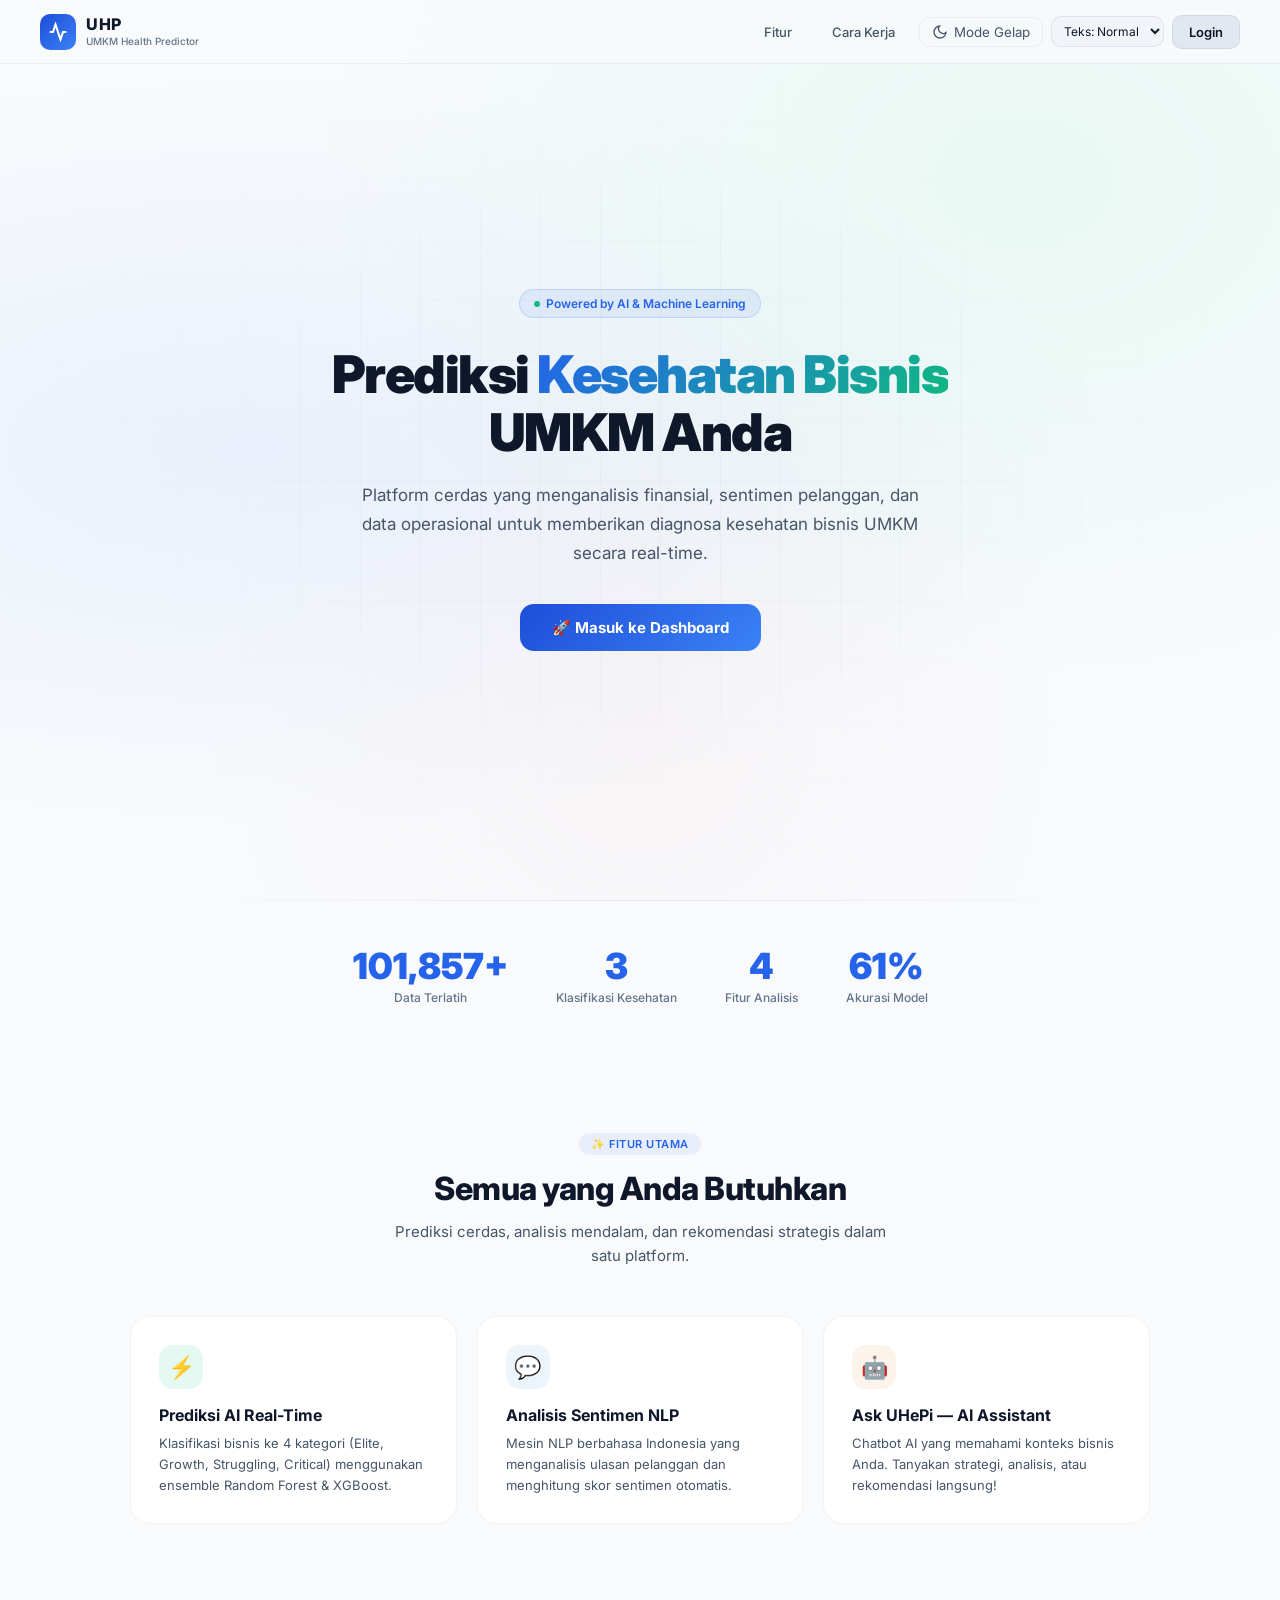
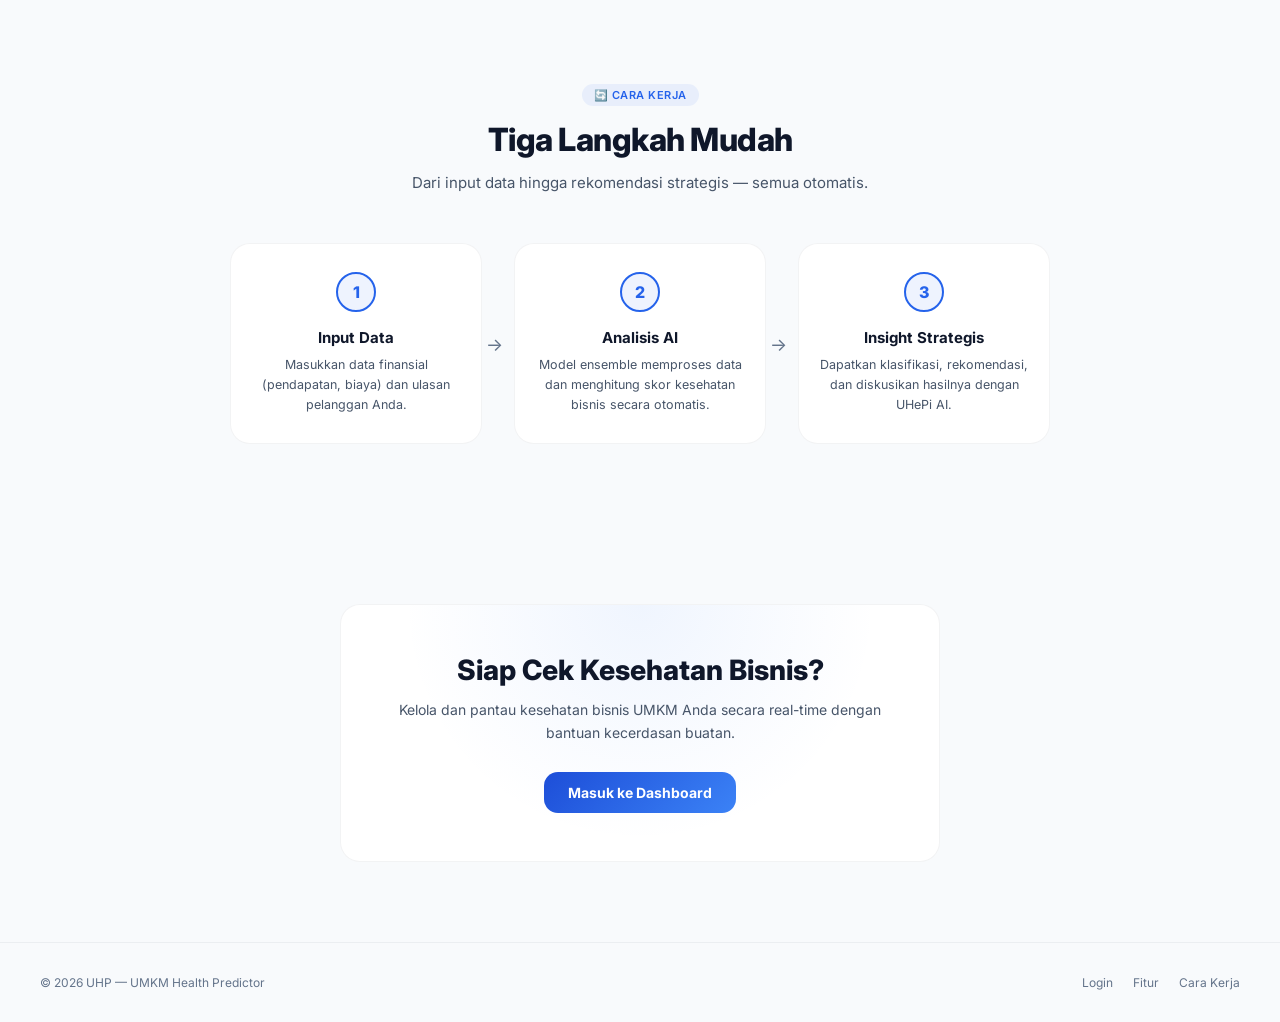
<file: index.html>
<!DOCTYPE html>
<html lang="id">
<head>
  <meta charset="UTF-8" />
  <meta name="viewport" content="width=device-width, initial-scale=1.0" />
  <title>UHP — UMKM Health Predictor | Prediksi Kesehatan Bisnis UMKM</title>
  <meta name="description" content="UHP menggunakan AI untuk memprediksi kesehatan bisnis UMKM berdasarkan analisis finansial, sentimen pelanggan, dan data operasional." />
  <link rel="preconnect" href="https://fonts.googleapis.com" />
  <link rel="preconnect" href="https://fonts.gstatic.com" crossorigin />
  <link href="https://fonts.googleapis.com/css2?family=Inter:wght@300;400;500;600;700;800;900&display=swap" rel="stylesheet" />
  <link rel="stylesheet" href="css/shared.css" />
  <link rel="stylesheet" href="css/landing.css" />
  <script src="js/accessibility.js"></script>
</head>
<body>
  <!-- Navigation -->
  <nav class="landing-nav" id="landingNav">
    <a href="index.html" class="nav-brand">
      <div class="nav-brand-icon">
        <svg width="20" height="20" viewBox="0 0 24 24" fill="none" stroke="currentColor" stroke-width="2.5">
          <polyline points="22 12 18 12 15 21 9 3 6 12 2 12"></polyline>
        </svg>
      </div>
      <div class="nav-brand-text">
        <span class="nav-brand-name">UHP</span>
        <span class="nav-brand-sub">UMKM Health Predictor</span>
      </div>
    </a>
    <div class="nav-links">
      <a href="#features">Fitur</a>
      <a href="#how-it-works">Cara Kerja</a>
      
      <!-- Theme & Accessibility Toggles -->
      <button class="nav-btn theme-toggle-btn" onclick="toggleTheme()" aria-label="Toggle Theme" style="padding: 6px 12px; background: transparent; border: 1px solid var(--border-subtle); border-radius: var(--radius-md); color: var(--text-secondary); display: flex; align-items: center; gap: 6px;">
        <svg width="14" height="14" viewBox="0 0 24 24" fill="none" stroke="currentColor" stroke-width="2"><path d="M21 12.79A9 9 0 1 1 11.21 3 7 7 0 0 0 21 12.79z"/></svg>
      </button>
      
      <select class="font-size-select" onchange="setFontSize(this.value)" aria-label="Ukuran Teks" style="padding: 6px 8px; background: var(--bg-surface); border: 1px solid var(--border-strong); border-radius: var(--radius-md); color: var(--text-primary); font-family: var(--font); font-size: 12px; cursor: pointer; outline: none;">
        <option value="normal">Teks: Normal</option>
        <option value="large">Teks: Besar</option>
      </select>
      
      <a href="login.html" class="nav-login">Login</a>
    </div>
  </nav>

  <!-- Hero Section -->
  <section class="hero">
    <div class="hero-bg"></div>
    <div class="hero-grid"></div>
    <div class="hero-content">
      <div class="hero-badge">
        <span class="dot"></span>
        Powered by AI & Machine Learning
      </div>
      <h1 class="hero-title">
        Prediksi <span class="gradient-text">Kesehatan Bisnis</span> UMKM Anda
      </h1>
      <p class="hero-subtitle">
        Platform cerdas yang menganalisis finansial, sentimen pelanggan, dan data operasional untuk memberikan diagnosa kesehatan bisnis UMKM secara real-time.
      </p>
      <div class="hero-cta">
        <a href="login.html" class="btn-primary">
          <span>🚀 Masuk ke Dashboard</span>
        </a>
      </div>
    </div>
  </section>

  <!-- Stats Banner -->
  <section class="stats-banner" id="statsBanner">
    <div class="stat-item">
      <div class="stat-num" data-target="150000">0</div>
      <div class="stat-label">Data Terlatih</div>
    </div>
    <div class="stat-item">
      <div class="stat-num" data-target="4">0</div>
      <div class="stat-label">Klasifikasi Kesehatan</div>
    </div>
    <div class="stat-item">
      <div class="stat-num" data-target="6">0</div>
      <div class="stat-label">Fitur Analisis</div>
    </div>
    <div class="stat-item">
      <div class="stat-num" data-target="95" data-suffix="%">0</div>
      <div class="stat-label">Akurasi Model</div>
    </div>
  </section>

  <!-- Features -->
  <section class="features" id="features">
    <div class="section-header">
      <div class="section-tag">✨ Fitur Utama</div>
      <h2 class="section-title">Semua yang Anda Butuhkan</h2>
      <p class="section-desc">Prediksi cerdas, analisis mendalam, dan rekomendasi strategis dalam satu platform.</p>
    </div>

    <div class="features-grid">
      <div class="feature-card">
        <div class="feature-icon">⚡</div>
        <h3 class="feature-title">Prediksi AI Real-Time</h3>
        <p class="feature-desc">Klasifikasi bisnis ke 4 kategori (Elite, Growth, Struggling, Critical) menggunakan ensemble Random Forest & XGBoost.</p>
      </div>
      <div class="feature-card">
        <div class="feature-icon">💬</div>
        <h3 class="feature-title">Analisis Sentimen NLP</h3>
        <p class="feature-desc">Mesin NLP berbahasa Indonesia yang menganalisis ulasan pelanggan dan menghitung skor sentimen otomatis.</p>
      </div>

      <div class="feature-card">
        <div class="feature-icon">🤖</div>
        <h3 class="feature-title">Ask UHePi — AI Assistant</h3>
        <p class="feature-desc">Chatbot AI yang memahami konteks bisnis Anda. Tanyakan strategi, analisis, atau rekomendasi langsung!</p>
      </div>
    </div>
  </section>

  <!-- How It Works -->
  <section class="how-it-works" id="how-it-works">
    <div class="section-header">
      <div class="section-tag">🔄 Cara Kerja</div>
      <h2 class="section-title">Tiga Langkah Mudah</h2>
      <p class="section-desc">Dari input data hingga rekomendasi strategis — semua otomatis.</p>
    </div>

    <div class="steps">
      <div class="step-card">
        <div class="step-num">1</div>
        <h3 class="step-title">Input Data</h3>
        <p class="step-desc">Masukkan data finansial (pendapatan, biaya) dan ulasan pelanggan Anda.</p>
        <span class="step-arrow">→</span>
      </div>
      <div class="step-card">
        <div class="step-num">2</div>
        <h3 class="step-title">Analisis AI</h3>
        <p class="step-desc">Model ensemble memproses data dan menghitung skor kesehatan bisnis secara otomatis.</p>
        <span class="step-arrow">→</span>
      </div>
      <div class="step-card">
        <div class="step-num">3</div>
        <h3 class="step-title">Insight Strategis</h3>
        <p class="step-desc">Dapatkan klasifikasi, rekomendasi, dan diskusikan hasilnya dengan UHePi AI.</p>
      </div>
    </div>
  </section>

  <!-- CTA Section -->
  <section class="cta-section">
    <div class="cta-card">
      <h2 class="cta-title">Siap Cek Kesehatan Bisnis?</h2>
      <p class="cta-desc">Kelola dan pantau kesehatan bisnis UMKM Anda secara real-time dengan bantuan kecerdasan buatan.</p>
      <div class="cta-buttons">
        <a href="login.html" class="btn-primary"><span>Masuk ke Dashboard</span></a>
      </div>
    </div>
  </section>

  <!-- Footer -->
  <footer class="landing-footer">
    <span>© 2026 UHP — UMKM Health Predictor</span>
    <div class="footer-links">
      <a href="login.html">Login</a>
      <a href="#features">Fitur</a>
      <a href="#how-it-works">Cara Kerja</a>
    </div>
  </footer>

  <script src="js/landing.js"></script>
</body>
</html>
</file>
<file: css/shared.css>
/* =============================================
   UHP v2.0 — Shared Design System
   Tokens, Reset, Common Components
   ============================================= */

/* --- Tokens & Variables --- */
:root {
  --bg-base: #f8fafc;
  --bg-panel: #ffffff;
  --bg-surface: #f1f5f9;
  --bg-elevated: #e2e8f0;
  --bg-hover: #cbd5e1;

  --border-subtle: rgba(15, 23, 42, 0.05);
  --border-strong: rgba(15, 23, 42, 0.08);

  --text-primary: #0f172a;
  --text-secondary: #475569;
  --text-muted: #64748b;
  --text-inverse: #ffffff;

  --accent-brand: #2563eb;
  --accent-brand-dim: rgba(37, 99, 235, 0.08);
  --accent-brand-glow: rgba(37, 99, 235, 0.2);

  /* Status Colors */
  --elite: #10b981;
  --elite-dim: rgba(16, 185, 129, 0.1);
  --elite-glow: rgba(16, 185, 129, 0.25);

  --growth: #0284c7;
  --growth-dim: rgba(2, 132, 199, 0.08);
  --growth-glow: rgba(2, 132, 199, 0.2);

  --struggling: #d97706;
  --struggling-dim: rgba(217, 119, 6, 0.08);
  --struggling-glow: rgba(217, 119, 6, 0.25);

  --critical: #dc2626;
  --critical-dim: rgba(220, 38, 38, 0.08);
  --critical-glow: rgba(220, 38, 38, 0.25);

  --radius-sm: 6px;
  --radius-md: 10px;
  --radius-lg: 14px;
  --radius-xl: 20px;

  --font: 'Inter', -apple-system, BlinkMacSystemFont, sans-serif;
  --shadow-card: 0 10px 30px -5px rgba(15, 23, 42, 0.08), 0 4px 12px -4px rgba(15, 23, 42, 0.03);
  --shadow-glow: 0 0 24px;
  --transition: all 0.2s cubic-bezier(0.4,0,0.2,1);
}

/* --- Reset & Base --- */
*, *::before, *::after { box-sizing: border-box; margin: 0; padding: 0; }

html { font-size: 14px; scroll-behavior: smooth; }

body {
  font-family: var(--font);
  background: var(--bg-base);
  color: var(--text-primary);
  min-height: 100vh;
  overflow-x: hidden;
}

::-webkit-scrollbar { width: 5px; height: 5px; }
::-webkit-scrollbar-track { background: var(--bg-base); }
::-webkit-scrollbar-thumb { background: var(--bg-elevated); border-radius: 3px; }

a { text-decoration: none; color: inherit; }
button { cursor: pointer; font-family: var(--font); }

/* --- Utility Classes --- */
.elite-color { color: var(--elite); }
.growth-color { color: var(--growth); }
.struggling-color { color: var(--struggling); }
.critical-color { color: var(--critical); }
.brand-color { color: var(--accent-brand); }

.elite-bg { background: var(--elite); }
.growth-bg { background: var(--growth); }
.struggling-bg { background: var(--struggling); }
.critical-bg { background: var(--critical); }

.elite-border { border-color: rgba(0,230,118,0.3) !important; }
.growth-border { border-color: rgba(96,165,250,0.3) !important; }
.struggling-border { border-color: rgba(251,191,36,0.3) !important; }
.critical-border { border-color: rgba(248,113,113,0.3) !important; }

/* --- Glassmorphism Card --- */
.glass-card {
  background: rgba(255, 255, 255, 0.75);
  backdrop-filter: blur(20px);
  -webkit-backdrop-filter: blur(20px);
  border: 1px solid var(--border-strong);
  border-radius: var(--radius-xl);
  box-shadow: var(--shadow-card);
}

/* --- Common Button --- */
.btn-primary {
  display: inline-flex;
  align-items: center;
  justify-content: center;
  gap: 8px;
  padding: 12px 24px;
  background: linear-gradient(135deg, #1d4ed8, #3b82f6);
  border: none;
  border-radius: var(--radius-lg);
  color: white;
  font-size: 14px;
  font-weight: 700;
  cursor: pointer;
  transition: var(--transition);
  position: relative;
  overflow: hidden;
}
.btn-primary::before {
  content: '';
  position: absolute;
  inset: 0;
  background: linear-gradient(135deg, #2563eb, #60a5fa);
  opacity: 0;
  transition: opacity 0.2s;
}
.btn-primary:hover::before { opacity: 1; }
.btn-primary:hover { transform: translateY(-2px); box-shadow: 0 8px 24px rgba(59,130,246,0.4); }
.btn-primary:active { transform: translateY(0); }
.btn-primary span { position: relative; z-index: 1; }

.btn-secondary {
  display: inline-flex;
  align-items: center;
  justify-content: center;
  gap: 8px;
  padding: 12px 24px;
  background: transparent;
  border: 1px solid var(--border-strong);
  border-radius: var(--radius-lg);
  color: var(--text-primary);
  font-size: 14px;
  font-weight: 600;
  cursor: pointer;
  transition: var(--transition);
}
.btn-secondary:hover { background: var(--bg-elevated); border-color: var(--accent-brand); }

/* --- Animations --- */
@keyframes fadeInUp {
  from { opacity: 0; transform: translateY(20px); }
  to { opacity: 1; transform: translateY(0); }
}
@keyframes fadeIn {
  from { opacity: 0; }
  to { opacity: 1; }
}
@keyframes slideInLeft {
  from { opacity: 0; transform: translateX(-20px); }
  to { opacity: 1; transform: translateX(0); }
}
@keyframes slideInRight {
  from { opacity: 0; transform: translateX(20px); }
  to { opacity: 1; transform: translateX(0); }
}
@keyframes pulse {
  0%, 100% { opacity: 1; }
  50% { opacity: 0.3; }
}
@keyframes spin { to { transform: rotate(360deg); } }
@keyframes float {
  0%, 100% { transform: translateY(0); }
  50% { transform: translateY(-10px); }
}
@keyframes gradientShift {
  0% { background-position: 0% 50%; }
  50% { background-position: 100% 50%; }
  100% { background-position: 0% 50%; }
}

.animate-in { animation: fadeInUp 0.6s ease forwards; opacity: 0; }
.animate-in-delay-1 { animation-delay: 0.1s; }
.animate-in-delay-2 { animation-delay: 0.2s; }
.animate-in-delay-3 { animation-delay: 0.3s; }
.animate-in-delay-4 { animation-delay: 0.4s; }

/* --- Responsive --- */
@media (max-width: 768px) {
  html { font-size: 13px; }
}
@media (max-width: 480px) {
  html { font-size: 12px; }
}

/* --- Dark Theme Variables --- */
:root.dark-theme {
  --bg-base: #0b0f19;
  --bg-panel: #151f32;
  --bg-surface: #1e293b;
  --bg-elevated: #2e3f5a;
  --bg-hover: #3d5275;

  --border-subtle: rgba(255, 255, 255, 0.05);
  --border-strong: rgba(255, 255, 255, 0.1);

  --text-primary: #f8fafc;
  --text-secondary: #cbd5e1;
  --text-muted: #889bb5;
  --text-inverse: #0b0f19;

  --accent-brand: #3b82f6;
  --accent-brand-dim: rgba(59, 130, 246, 0.15);
  --accent-brand-glow: rgba(59, 130, 246, 0.3);

  --shadow-card: 0 10px 30px -5px rgba(0, 0, 0, 0.4), 0 4px 12px -4px rgba(0, 0, 0, 0.25);
  
  --elite: #34d399;
  --elite-dim: rgba(52, 211, 153, 0.15);
  --growth: #38bdf8;
  --growth-dim: rgba(56, 189, 248, 0.12);
  --struggling: #fbbf24;
  --struggling-dim: rgba(251, 191, 36, 0.15);
  --critical: #f87171;
  --critical-dim: rgba(248, 113, 113, 0.15);
}

:root.dark-theme .glass-card {
  background: rgba(21, 31, 50, 0.8);
  border-color: rgba(255, 255, 255, 0.08);
}

/* --- Accessibility Font Size Scaling --- */
:root.font-large body {
  font-size: 15px;
}
:root.font-large .brand-name { font-size: 18px !important; }
:root.font-large .brand-sub { font-size: 12px !important; }
:root.font-large .nav-btn { font-size: 14.5px !important; }
:root.font-large .sidebar-title { font-size: 17px !important; }
:root.font-large .sidebar-desc { font-size: 13.5px !important; }
:root.font-large .form-label { font-size: 14px !important; }
:root.font-large .form-input, :root.font-large .form-textarea { font-size: 15px !important; }
:root.font-large .btn-primary, :root.font-large .btn-secondary, :root.font-large .analyze-btn { font-size: 15px !important; }
:root.font-large .metric-num, :root.font-large .metric-value { font-size: 26px !important; }
:root.font-large .metric-label { font-size: 13px !important; }
:root.font-large .chat-card-text { font-size: 14.5px !important; }
:root.font-large table th { font-size: 13.5px !important; }
:root.font-large table td { font-size: 13.5px !important; }
:root.font-large p, :root.font-large span, :root.font-large li, :root.font-large div {
  /* Scale general text elements slightly */
  line-height: 1.6;
}

/* Smooth Transition for Theme Switches */
body, .glass-card, .sidebar, .app-header, .metric-card, .chart-card, .insights-card, .mybiz-profile, .mybiz-history, .mybiz-review, input, button, select, textarea {
  transition: background 0.3s ease, background-color 0.3s ease, border-color 0.3s ease, color 0.3s ease, box-shadow 0.3s ease;
}
</file>
<file: css/landing.css>
/* =============================================
   UHP v2.0 — Landing Page Styles
   ============================================= */

/* --- Navigation --- */
.landing-nav {
  position: fixed;
  top: 0;
  left: 0;
  right: 0;
  z-index: 100;
  display: flex;
  align-items: center;
  justify-content: space-between;
  padding: 0 40px;
  height: 64px;
  background: rgba(248, 250, 252, 0.8);
  backdrop-filter: blur(20px);
  -webkit-backdrop-filter: blur(20px);
  border-bottom: 1px solid var(--border-subtle);
  transition: var(--transition);
}

.landing-nav.scrolled {
  background: rgba(255, 255, 255, 0.95);
  box-shadow: 0 4px 20px rgba(15, 23, 42, 0.05);
}

.nav-brand {
  display: flex;
  align-items: center;
  gap: 10px;
}

.nav-brand-icon {
  width: 36px;
  height: 36px;
  background: linear-gradient(135deg, #1d4ed8, #3b82f6);
  border-radius: var(--radius-md);
  display: flex;
  align-items: center;
  justify-content: center;
  color: white;
}

.nav-brand-text {
  display: flex;
  flex-direction: column;
  line-height: 1.1;
  gap: 2px;
}
.nav-brand-name {
  font-size: 16px;
  font-weight: 800;
  color: var(--text-primary);
  letter-spacing: 0.5px;
}
.nav-brand-sub {
  font-size: 10px;
  color: var(--text-muted);
  font-weight: 500;
}

.nav-links {
  display: flex;
  align-items: center;
  gap: 8px;
}
.nav-links a {
  padding: 8px 16px;
  font-size: 13px;
  font-weight: 500;
  color: var(--text-secondary);
  border-radius: var(--radius-md);
  transition: var(--transition);
}
.nav-links a:hover { color: var(--text-primary); background: var(--bg-elevated); }
.nav-links .nav-login {
  background: var(--bg-elevated);
  border: 1px solid var(--border-strong);
  color: var(--text-primary);
  font-weight: 600;
}
.nav-links .nav-login:hover {
  border-color: var(--accent-brand);
  background: var(--accent-brand-dim);
}

/* --- Hero Section --- */
.hero {
  min-height: 100vh;
  display: flex;
  align-items: center;
  justify-content: center;
  text-align: center;
  padding: 100px 40px 60px;
  position: relative;
  overflow: hidden;
}

.hero-bg {
  position: absolute;
  inset: 0;
  background:
    radial-gradient(ellipse at 20% 50%, rgba(59,130,246,0.08) 0%, transparent 60%),
    radial-gradient(ellipse at 80% 20%, rgba(0,230,118,0.06) 0%, transparent 50%),
    radial-gradient(ellipse at 50% 80%, rgba(248,113,113,0.04) 0%, transparent 50%);
  pointer-events: none;
}

.hero-grid {
  position: absolute;
  inset: 0;
  background-image:
    linear-gradient(rgba(15, 23, 42, 0.02) 1px, transparent 1px),
    linear-gradient(90deg, rgba(15, 23, 42, 0.02) 1px, transparent 1px);
  background-size: 60px 60px;
  pointer-events: none;
  mask-image: radial-gradient(ellipse at center, black 30%, transparent 70%);
  -webkit-mask-image: radial-gradient(ellipse at center, black 30%, transparent 70%);
}

.hero-content {
  position: relative;
  z-index: 1;
  max-width: 720px;
}

.hero-badge {
  display: inline-flex;
  align-items: center;
  gap: 6px;
  padding: 6px 14px;
  background: var(--accent-brand-dim);
  border: 1px solid rgba(59,130,246,0.2);
  border-radius: 999px;
  font-size: 12px;
  font-weight: 600;
  color: var(--accent-brand);
  margin-bottom: 28px;
  animation: fadeInUp 0.6s ease;
}
.hero-badge .dot {
  width: 6px; height: 6px;
  background: var(--elite);
  border-radius: 50%;
  animation: pulse 2s infinite;
}

.hero-title {
  font-size: 52px;
  font-weight: 900;
  line-height: 1.1;
  letter-spacing: -1.5px;
  margin-bottom: 20px;
  animation: fadeInUp 0.6s ease 0.1s forwards;
  opacity: 0;
}
.hero-title .gradient-text {
  background: linear-gradient(135deg, #2563eb, #10b981, #0284c7);
  background-size: 200% 200%;
  -webkit-background-clip: text;
  background-clip: text;
  -webkit-text-fill-color: transparent;
  animation: gradientShift 4s ease infinite;
}

.hero-subtitle {
  font-size: 17px;
  color: var(--text-secondary);
  line-height: 1.7;
  max-width: 560px;
  margin: 0 auto 36px;
  animation: fadeInUp 0.6s ease 0.2s forwards;
  opacity: 0;
}

.hero-cta {
  display: flex;
  align-items: center;
  justify-content: center;
  gap: 14px;
  animation: fadeInUp 0.6s ease 0.3s forwards;
  opacity: 0;
}
.hero-cta .btn-primary { padding: 14px 32px; font-size: 15px; }
.hero-cta .btn-secondary { padding: 14px 28px; font-size: 15px; }

/* --- Stats Banner --- */
.stats-banner {
  display: flex;
  justify-content: center;
  gap: 48px;
  padding: 48px 40px;
  position: relative;
}
.stats-banner::before {
  content: '';
  position: absolute;
  top: 0; left: 10%; right: 10%;
  height: 1px;
  background: linear-gradient(90deg, transparent, var(--border-strong), transparent);
}
.stat-item {
  text-align: center;
}
.stat-num {
  font-size: 36px;
  font-weight: 900;
  color: var(--accent-brand);
  line-height: 1;
  margin-bottom: 6px;
}
.stat-label {
  font-size: 12px;
  color: var(--text-muted);
  font-weight: 500;
}

/* --- Features Section --- */
.features {
  padding: 80px 40px;
  max-width: 1100px;
  margin: 0 auto;
}

.section-header {
  text-align: center;
  margin-bottom: 48px;
}
.section-tag {
  display: inline-flex;
  align-items: center;
  gap: 6px;
  padding: 4px 12px;
  background: var(--accent-brand-dim);
  border-radius: 999px;
  font-size: 11px;
  font-weight: 600;
  color: var(--accent-brand);
  text-transform: uppercase;
  letter-spacing: 0.5px;
  margin-bottom: 14px;
}
.section-title {
  font-size: 32px;
  font-weight: 800;
  margin-bottom: 12px;
  letter-spacing: -0.5px;
}
.section-desc {
  font-size: 15px;
  color: var(--text-secondary);
  max-width: 500px;
  margin: 0 auto;
  line-height: 1.6;
}

.features-grid {
  display: grid;
  grid-template-columns: repeat(auto-fit, minmax(280px, 1fr));
  gap: 20px;
}

.feature-card {
  background: var(--bg-panel);
  border: 1px solid var(--border-subtle);
  border-radius: var(--radius-xl);
  padding: 28px;
  transition: var(--transition);
  position: relative;
  overflow: hidden;
}
.feature-card:hover {
  border-color: var(--border-strong);
  transform: translateY(-4px);
  box-shadow: 0 12px 40px rgba(15, 23, 42, 0.08);
}
.feature-card::before {
  content: '';
  position: absolute;
  top: 0; left: 0; right: 0;
  height: 2px;
  opacity: 0;
  transition: opacity 0.3s;
}
.feature-card:hover::before { opacity: 1; }
.feature-card:nth-child(1)::before { background: linear-gradient(90deg, var(--elite), var(--growth)); }
.feature-card:nth-child(2)::before { background: linear-gradient(90deg, var(--growth), var(--accent-brand)); }
.feature-card:nth-child(3)::before { background: linear-gradient(90deg, var(--struggling), var(--elite)); }
.feature-card:nth-child(4)::before { background: linear-gradient(90deg, var(--accent-brand), var(--critical)); }

.feature-icon {
  width: 44px;
  height: 44px;
  border-radius: var(--radius-lg);
  display: flex;
  align-items: center;
  justify-content: center;
  margin-bottom: 16px;
  font-size: 22px;
}
.feature-card:nth-child(1) .feature-icon { background: var(--elite-dim); }
.feature-card:nth-child(2) .feature-icon { background: var(--growth-dim); }
.feature-card:nth-child(3) .feature-icon { background: var(--struggling-dim); }
.feature-card:nth-child(4) .feature-icon { background: var(--accent-brand-dim); }

.feature-title {
  font-size: 16px;
  font-weight: 700;
  margin-bottom: 8px;
}
.feature-desc {
  font-size: 13px;
  color: var(--text-secondary);
  line-height: 1.6;
}

/* --- How It Works --- */
.how-it-works {
  padding: 80px 40px;
  max-width: 900px;
  margin: 0 auto;
}

.steps {
  display: flex;
  gap: 32px;
  margin-top: 48px;
}

.step-card {
  flex: 1;
  text-align: center;
  padding: 28px 20px;
  background: var(--bg-panel);
  border: 1px solid var(--border-subtle);
  border-radius: var(--radius-xl);
  position: relative;
}

.step-num {
  width: 40px;
  height: 40px;
  border-radius: 50%;
  background: var(--accent-brand-dim);
  border: 2px solid var(--accent-brand);
  display: flex;
  align-items: center;
  justify-content: center;
  font-size: 16px;
  font-weight: 800;
  color: var(--accent-brand);
  margin: 0 auto 16px;
}

.step-title {
  font-size: 15px;
  font-weight: 700;
  margin-bottom: 8px;
}
.step-desc {
  font-size: 12.5px;
  color: var(--text-secondary);
  line-height: 1.6;
}

.step-arrow {
  position: absolute;
  right: -22px;
  top: 50%;
  transform: translateY(-50%);
  color: var(--text-muted);
  font-size: 18px;
}

/* --- CTA Section --- */
.cta-section {
  padding: 80px 40px;
  text-align: center;
}

.cta-card {
  max-width: 600px;
  margin: 0 auto;
  padding: 48px 40px;
  background: var(--bg-panel);
  border: 1px solid var(--border-subtle);
  border-radius: var(--radius-xl);
  position: relative;
  overflow: hidden;
}
.cta-card::before {
  content: '';
  position: absolute;
  inset: 0;
  background: radial-gradient(circle at 50% 0%, rgba(59,130,246,0.08), transparent 60%);
  pointer-events: none;
}
.cta-title {
  font-size: 28px;
  font-weight: 800;
  margin-bottom: 12px;
  position: relative;
}
.cta-desc {
  font-size: 14px;
  color: var(--text-secondary);
  margin-bottom: 28px;
  line-height: 1.6;
  position: relative;
}
.cta-buttons {
  display: flex;
  gap: 12px;
  justify-content: center;
  position: relative;
}

/* --- Footer --- */
.landing-footer {
  padding: 32px 40px;
  border-top: 1px solid var(--border-subtle);
  display: flex;
  align-items: center;
  justify-content: space-between;
  font-size: 12px;
  color: var(--text-muted);
}
.footer-links {
  display: flex;
  gap: 20px;
}
.footer-links a { transition: var(--transition); }
.footer-links a:hover { color: var(--text-primary); }

@media (max-width: 768px) {
  .landing-nav { padding: 0 12px; }
  .nav-brand-sub { display: none; }
  .nav-links { gap: 4px; }
  .nav-links a { padding: 6px 10px; font-size: 11.5px; }

  .hero { padding: 80px 20px 40px; min-height: auto; }
  .hero-title { font-size: 32px; }
  .hero-subtitle { font-size: 14px; }
  .hero-cta { flex-direction: column; }
  .hero-cta .btn-primary,
  .hero-cta .btn-secondary { width: 100%; max-width: 280px; }

  .stats-banner { flex-wrap: wrap; gap: 24px; padding: 32px 20px; }
  .stat-num { font-size: 28px; }

  .features { padding: 48px 20px; }
  .features-grid { grid-template-columns: 1fr; }

  .how-it-works { padding: 48px 20px; }
  .steps { flex-direction: column; gap: 16px; }
  .step-arrow { display: none; }

  .cta-section { padding: 48px 20px; }
  .cta-card { padding: 32px 24px; }
  .cta-buttons { flex-direction: column; align-items: center; }

  .landing-footer { flex-direction: column; gap: 12px; text-align: center; }
}
</file>
